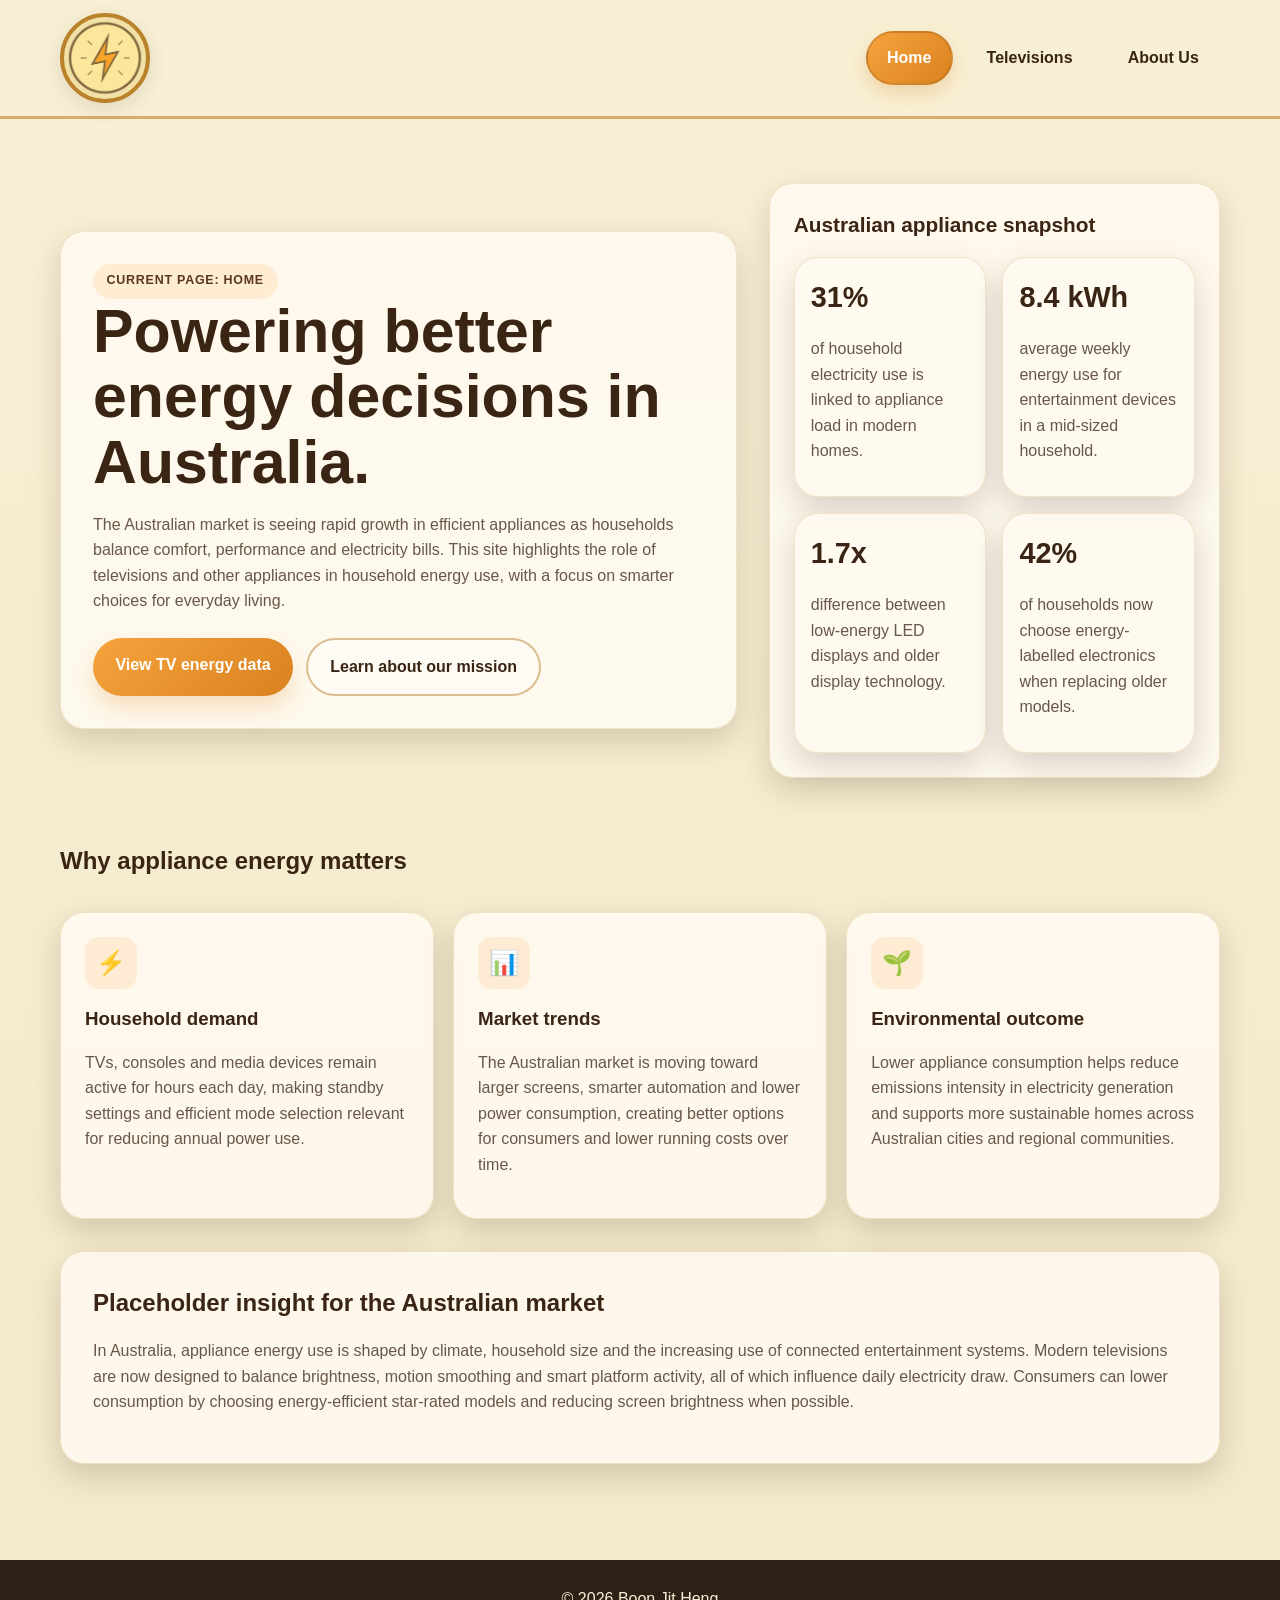
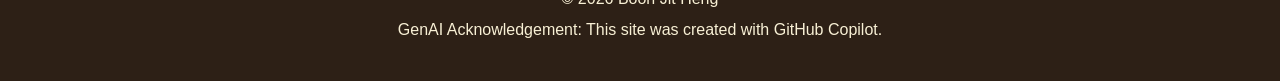
<file: index.html>
<!DOCTYPE html>
<html lang="en">
  <head>
    <meta charset="UTF-8" />
    <meta name="viewport" content="width=device-width, initial-scale=1.0" />
    <title>Power Hub | Home</title>
    <link rel="stylesheet" href="styles.css" />
  </head>
  <body data-page="home">
    <header class="site-header">
      <nav class="main-nav" aria-label="Main navigation">
        <a class="logo-link" href="index.html" aria-label="Go to the home page">
          <img src="PowerIcon.png" alt="Power logo" />
        </a>

        <div class="nav-links">
          <a class="nav-link" href="index.html" data-page="home">Home</a>
          <a class="nav-link" href="televisions.html" data-page="televisions">Televisions</a>
          <a class="nav-link" href="about.html" data-page="about">About Us</a>
        </div>
      </nav>
    </header>

    <main class="page-content">
      <section class="hero" aria-labelledby="home-heading">
        <div class="hero-copy">
          <span class="page-tag">Current page: Home</span>
          <h1 id="home-heading">Powering better energy decisions in Australia.</h1>
          <p>
            The Australian market is seeing rapid growth in efficient appliances as households balance comfort,
            performance and electricity bills. This site highlights the role of televisions and other appliances in
            household energy use, with a focus on smarter choices for everyday living.
          </p>

          <div class="hero-actions">
            <a class="btn btn-primary" href="televisions.html">View TV energy data</a>
            <a class="btn btn-secondary" href="about.html">Learn about our mission</a>
          </div>
        </div>

        <aside class="panel" aria-label="Market snapshot">
          <h2>Australian appliance snapshot</h2>
          <div class="kpi-grid">
            <div class="stat-item">
              <strong>31%</strong>
              <p>of household electricity use is linked to appliance load in modern homes.</p>
            </div>
            <div class="stat-item">
              <strong>8.4 kWh</strong>
              <p>average weekly energy use for entertainment devices in a mid-sized household.</p>
            </div>
            <div class="stat-item">
              <strong>1.7x</strong>
              <p>difference between low-energy LED displays and older display technology.</p>
            </div>
            <div class="stat-item">
              <strong>42%</strong>
              <p>of households now choose energy-labelled electronics when replacing older models.</p>
            </div>
          </div>
        </aside>
      </section>

      <section aria-labelledby="market-overview-heading">
        <div class="section-header">
          <h2 id="market-overview-heading">Why appliance energy matters</h2>
        </div>

        <div class="info-grid">
          <article class="info-card">
            <div class="icon">⚡</div>
            <h3>Household demand</h3>
            <p>
              TVs, consoles and media devices remain active for hours each day, making standby settings and efficient
              mode selection relevant for reducing annual power use.
            </p>
          </article>

          <article class="info-card">
            <div class="icon">📊</div>
            <h3>Market trends</h3>
            <p>
              The Australian market is moving toward larger screens, smarter automation and lower power consumption,
              creating better options for consumers and lower running costs over time.
            </p>
          </article>

          <article class="info-card">
            <div class="icon">🌱</div>
            <h3>Environmental outcome</h3>
            <p>
              Lower appliance consumption helps reduce emissions intensity in electricity generation and supports more
              sustainable homes across Australian cities and regional communities.
            </p>
          </article>
        </div>
      </section>

      <section class="story" aria-labelledby="home-story-heading">
        <h2 id="home-story-heading">Placeholder insight for the Australian market</h2>
        <p>
          In Australia, appliance energy use is shaped by climate, household size and the increasing use of connected
          entertainment systems. Modern televisions are now designed to balance brightness, motion smoothing and smart
          platform activity, all of which influence daily electricity draw. Consumers can lower consumption by choosing
          energy-efficient star-rated models and reducing screen brightness when possible.
        </p>
      </section>
    </main>

    <footer class="site-footer">
      <p>© <span id="year"></span> Boon Jit Heng</p>
      <p>GenAI Acknowledgement: This site was created with GitHub Copilot.</p>
    </footer>

    <script src="script.js"></script>
  </body>
</html>
</file>
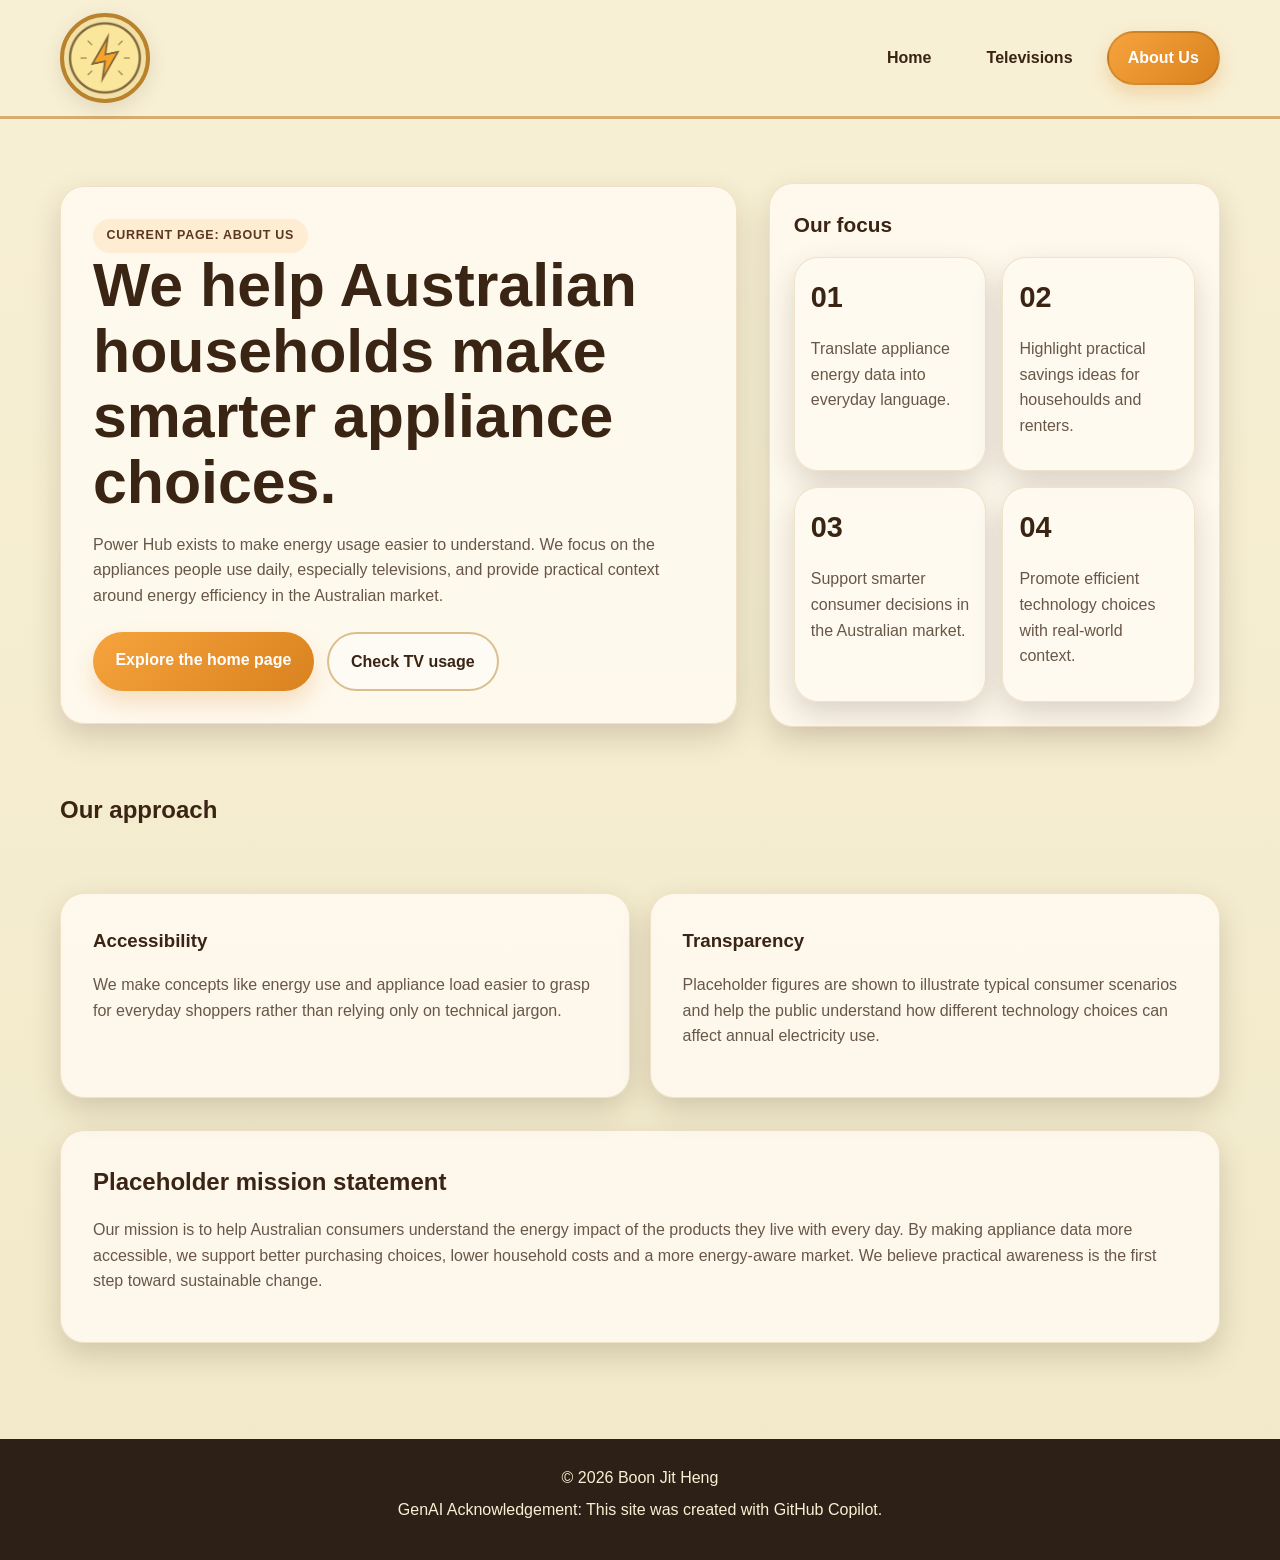
<file: about.html>
<!DOCTYPE html>
<html lang="en">
  <head>
    <meta charset="UTF-8" />
    <meta name="viewport" content="width=device-width, initial-scale=1.0" />
    <title>Power Hub | About Us</title>
    <link rel="stylesheet" href="styles.css" />
  </head>
  <body data-page="about">
    <header class="site-header">
      <nav class="main-nav" aria-label="Main navigation">
        <a class="logo-link" href="index.html" aria-label="Go to the home page">
          <img src="PowerIcon.png" alt="Power logo" />
        </a>

        <div class="nav-links">
          <a class="nav-link" href="index.html" data-page="home">Home</a>
          <a class="nav-link" href="televisions.html" data-page="televisions">Televisions</a>
          <a class="nav-link" href="about.html" data-page="about">About Us</a>
        </div>
      </nav>
    </header>

    <main class="page-content">
      <section class="hero" aria-labelledby="about-heading">
        <div class="hero-copy">
          <span class="page-tag">Current page: About Us</span>
          <h1 id="about-heading">We help Australian households make smarter appliance choices.</h1>
          <p>
            Power Hub exists to make energy usage easier to understand. We focus on the appliances people use daily,
            especially televisions, and provide practical context around energy efficiency in the Australian market.
          </p>

          <div class="hero-actions">
            <a class="btn btn-primary" href="index.html">Explore the home page</a>
            <a class="btn btn-secondary" href="televisions.html">Check TV usage</a>
          </div>
        </div>

        <aside class="panel" aria-label="Core values overview">
          <h2>Our focus</h2>
          <div class="kpi-grid">
            <div class="stat-item">
              <strong>01</strong>
              <p>Translate appliance energy data into everyday language.</p>
            </div>
            <div class="stat-item">
              <strong>02</strong>
              <p>Highlight practical savings ideas for househoulds and renters.</p>
            </div>
            <div class="stat-item">
              <strong>03</strong>
              <p>Support smarter consumer decisions in the Australian market.</p>
            </div>
            <div class="stat-item">
              <strong>04</strong>
              <p>Promote efficient technology choices with real-world context.</p>
            </div>
          </div>
        </aside>
      </section>

      <section aria-labelledby="team-heading">
        <div class="section-header">
          <h2 id="team-heading">Our approach</h2>
        </div>

        <div class="value-grid">
          <article class="story">
            <h3>Accessibility</h3>
            <p>
              We make concepts like energy use and appliance load easier to grasp for everyday shoppers rather than
              relying only on technical jargon.
            </p>
          </article>

          <article class="story">
            <h3>Transparency</h3>
            <p>
              Placeholder figures are shown to illustrate typical consumer scenarios and help the public understand how
              different technology choices can affect annual electricity use.
            </p>
          </article>
        </div>
      </section>

      <section class="story" aria-labelledby="mission-heading">
        <h2 id="mission-heading">Placeholder mission statement</h2>
        <p>
          Our mission is to help Australian consumers understand the energy impact of the products they live with every
          day. By making appliance data more accessible, we support better purchasing choices, lower household costs and
          a more energy-aware market. We believe practical awareness is the first step toward sustainable change.
        </p>
      </section>
    </main>

    <footer class="site-footer">
      <p>© <span id="year"></span> Boon Jit Heng</p>
      <p>GenAI Acknowledgement: This site was created with GitHub Copilot.</p>
    </footer>

    <script src="script.js"></script>
  </body>
</html>
</file>
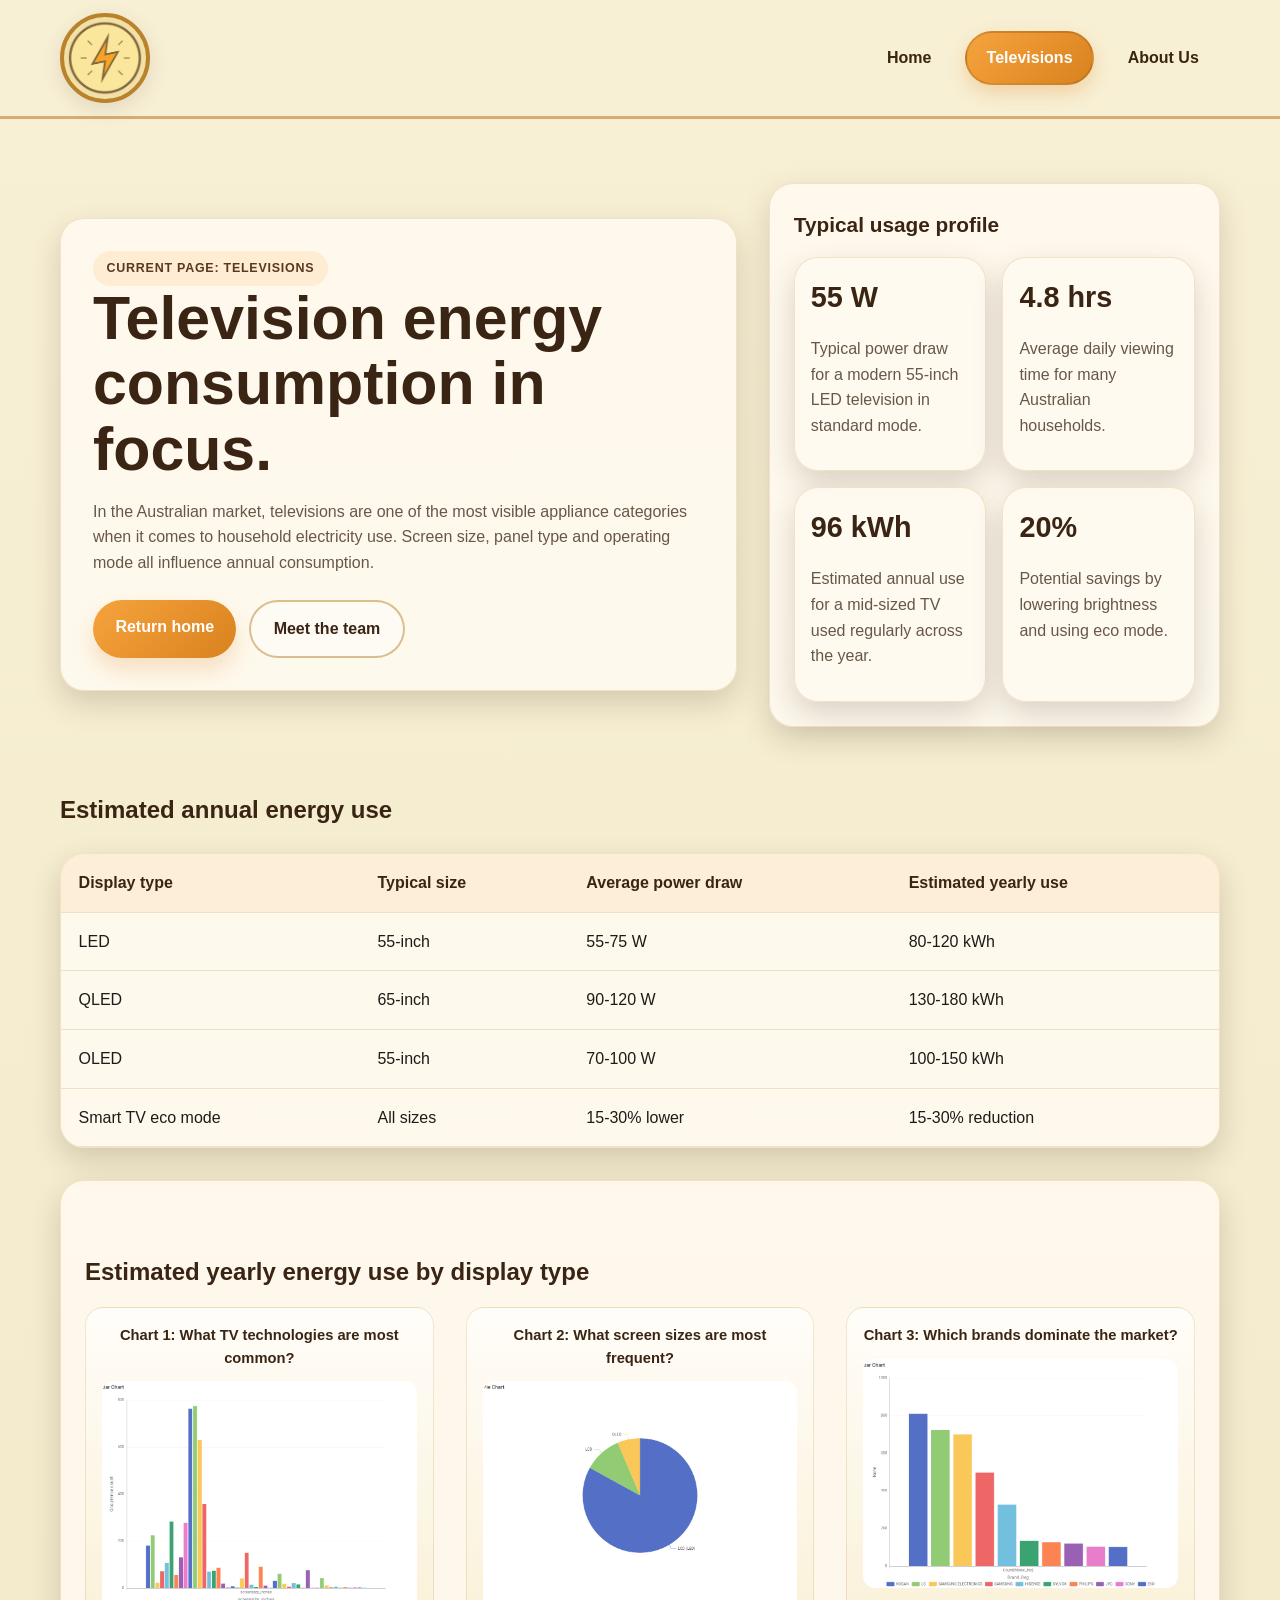
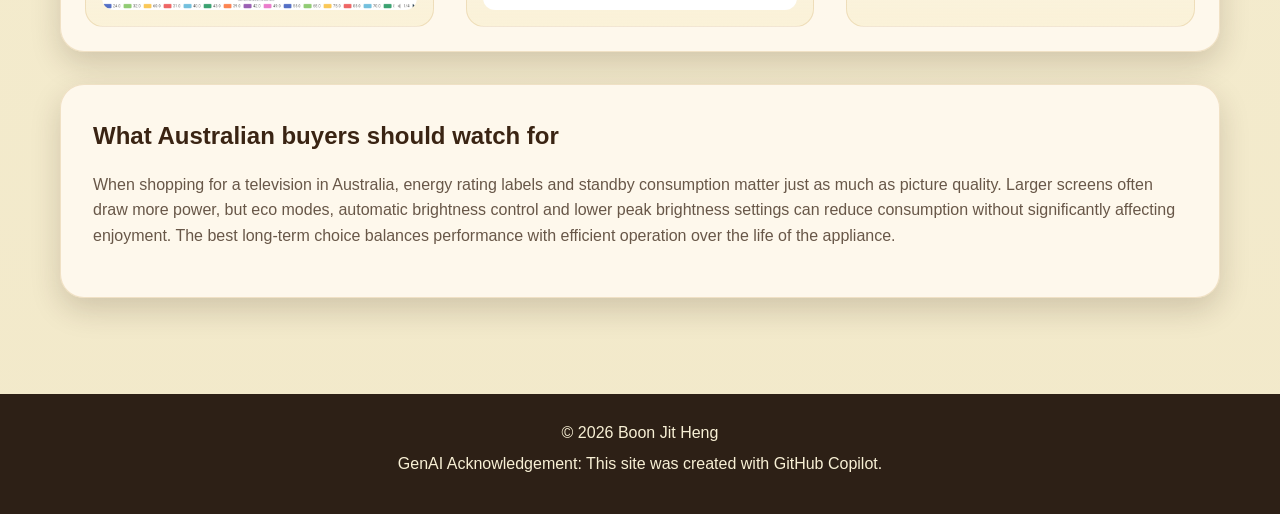
<file: televisions.html>
<!DOCTYPE html>
<html lang="en">
  <head>
    <meta charset="UTF-8" />
    <meta name="viewport" content="width=device-width, initial-scale=1.0" />
    <title>Power Hub | Televisions</title>
    <link rel="stylesheet" href="styles.css" />
  </head>
  <body data-page="televisions">
    <header class="site-header">
      <nav class="main-nav" aria-label="Main navigation">
        <a class="logo-link" href="index.html" aria-label="Go to the home page">
          <img src="PowerIcon.png" alt="Power logo" />
        </a>

        <div class="nav-links">
          <a class="nav-link" href="index.html" data-page="home">Home</a>
          <a class="nav-link" href="televisions.html" data-page="televisions">Televisions</a>
          <a class="nav-link" href="about.html" data-page="about">About Us</a>
        </div>
      </nav>
    </header>

    <main class="page-content">
      <section class="hero" aria-labelledby="televisions-heading">
        <div class="hero-copy">
          <span class="page-tag">Current page: Televisions</span>
          <h1 id="televisions-heading">Television energy consumption in focus.</h1>
          <p>
            In the Australian market, televisions are one of the most visible appliance categories when it comes to
            household electricity use. Screen size, panel type and operating mode all influence annual consumption.
          </p>

          <div class="hero-actions">
            <a class="btn btn-primary" href="index.html">Return home</a>
            <a class="btn btn-secondary" href="about.html">Meet the team</a>
          </div>
        </div>

        <aside class="panel" aria-label="Television energy summary">
          <h2>Typical usage profile</h2>
          <div class="kpi-grid">
            <div class="stat-item">
              <strong>55 W</strong>
              <p>Typical power draw for a modern 55-inch LED television in standard mode.</p>
            </div>
            <div class="stat-item">
              <strong>4.8 hrs</strong>
              <p>Average daily viewing time for many Australian households.</p>
            </div>
            <div class="stat-item">
              <strong>96 kWh</strong>
              <p>Estimated annual use for a mid-sized TV used regularly across the year.</p>
            </div>
            <div class="stat-item">
              <strong>20%</strong>
              <p>Potential savings by lowering brightness and using eco mode.</p>
            </div>
          </div>
        </aside>
      </section>

      <section aria-labelledby="tv-comparison-heading">
        <div class="section-header">
          <h2 id="tv-comparison-heading">Estimated annual energy use</h2>
        </div>

        <div class="table-wrap">
          <table>
            <thead>
              <tr>
                <th>Display type</th>
                <th>Typical size</th>
                <th>Average power draw</th>
                <th>Estimated yearly use</th>
              </tr>
            </thead>
            <tbody>
              <tr>
                <td>LED</td>
                <td>55-inch</td>
                <td>55-75 W</td>
                <td>80-120 kWh</td>
              </tr>
              <tr>
                <td>QLED</td>
                <td>65-inch</td>
                <td>90-120 W</td>
                <td>130-180 kWh</td>
              </tr>
              <tr>
                <td>OLED</td>
                <td>55-inch</td>
                <td>70-100 W</td>
                <td>100-150 kWh</td>
              </tr>
              <tr>
                <td>Smart TV eco mode</td>
                <td>All sizes</td>
                <td>15-30% lower</td>
                <td>15-30% reduction</td>
              </tr>
            </tbody>
          </table>
        </div>
      </section>

      <section class="chart-panel" aria-labelledby="chart-heading">
        <div class="section-header">
          <h2 id="chart-heading">Estimated yearly energy use by display type</h2>
        </div>

        <div class="chart-grid three-images">
          <div class="chart-wrapper image-card">
            <div class="chart-caption">Chart 1: What TV technologies are most common?</div>
            <img src="Bar Chart.png" alt="Bar chart showing yearly energy use by television type" />
          </div>

          <div class="chart-wrapper image-card">
            <div class="chart-caption">Chart 2: What screen sizes are most frequent?</div>
            <img src="Pie Chart.png" alt="Pie chart showing the share of annual energy use by television type" />
          </div>

          <div class="chart-wrapper image-card">
            <div class="chart-caption">Chart 3: Which brands dominate the market?</div>
            <img src="Bar Chart 1.png" alt="Secondary bar chart of television energy usage" />
          </div>
        </div>
      </section>

      <section class="story" aria-labelledby="tv-insight-heading">
        <h2 id="tv-insight-heading">What Australian buyers should watch for</h2>
        <p>
          When shopping for a television in Australia, energy rating labels and standby consumption matter just as much as
          picture quality. Larger screens often draw more power, but eco modes, automatic brightness control and lower
          peak brightness settings can reduce consumption without significantly affecting enjoyment. The best long-term
          choice balances performance with efficient operation over the life of the appliance.
        </p>
      </section>
    </main>

    <footer class="site-footer">
      <p>© <span id="year"></span> Boon Jit Heng</p>
      <p>GenAI Acknowledgement: This site was created with GitHub Copilot.</p>
    </footer>

    <script src="script.js"></script>
  </body>
</html>
</file>
<file: styles.css>
:root {
  --bg: #f8f0d5;
  --panel: #fffaf0;
  --panel-alt: #f2e1a6;
  --gold: #dcae52;
  --gold-deep: #b9822b;
  --orange: #f6a33d;
  --orange-deep: #d9821f;
  --brown: #3a2413;
  --brown-soft: #5a3820;
  --text: #1e1b18;
  --muted: #685748;
  --shadow: rgba(58, 36, 19, 0.18);
}

* {
  box-sizing: border-box;
}

html {
  scroll-behavior: smooth;
}

body {
  margin: 0;
  font-family: Arial, Helvetica, sans-serif;
  background: linear-gradient(180deg, var(--bg) 0%, #f2e9ca 100%);
  color: var(--text);
  line-height: 1.6;
}

a {
  text-decoration: none;
}

img {
  max-width: 100%;
  display: block;
}

.site-header {
  position: sticky;
  top: 0;
  z-index: 20;
  background: rgba(248, 240, 213, 0.96);
  backdrop-filter: blur(5px);
  border-bottom: 3px solid rgba(202, 145, 64, 0.7);
}

.main-nav {
  max-width: 1200px;
  margin: 0 auto;
  padding: 0.8rem 1.25rem;
  display: flex;
  align-items: center;
  justify-content: space-between;
  gap: 1rem;
}

.logo-link {
  display: inline-flex;
  align-items: center;
  justify-content: center;
  width: 90px;
  height: 90px;
  border-radius: 50%;
  border: 4px solid var(--gold-deep);
  background: var(--panel-alt);
  box-shadow: 0 6px 20px rgba(58, 36, 19, 0.12);
  transition: transform 0.25s ease, box-shadow 0.25s ease;
}

.logo-link:hover,
.logo-link:focus-visible {
  transform: translateY(-2px) scale(1.02);
  box-shadow: 0 10px 22px rgba(58, 36, 19, 0.18);
}

.logo-link img {
  width: 78px;
  height: 78px;
  border-radius: 50%;
}

.nav-links {
  display: flex;
  align-items: center;
  gap: 0.8rem;
  flex-wrap: wrap;
}

.nav-link {
  color: var(--brown);
  font-weight: 700;
  padding: 0.75rem 1.2rem;
  border-radius: 999px;
  border: 2px solid transparent;
  transition: background 0.2s ease, transform 0.2s ease, border-color 0.2s ease, color 0.2s ease;
}

.nav-link:hover,
.nav-link:focus-visible {
  background: rgba(246, 163, 61, 0.18);
  border-color: rgba(184, 130, 43, 0.3);
  transform: translateY(-1px);
}

.nav-link.active {
  background: linear-gradient(135deg, var(--orange), var(--orange-deep));
  color: #fff;
  box-shadow: 0 8px 20px rgba(217, 130, 31, 0.28);
  border-color: rgba(59, 39, 19, 0.15);
}

.page-content {
  max-width: 1200px;
  margin: 0 auto;
  padding: 2rem 1.25rem 3rem;
}

.hero {
  display: grid;
  grid-template-columns: 1.2fr 0.8fr;
  gap: 2rem;
  align-items: center;
  padding: 2rem 0 1rem;
}

.hero-copy,
.panel,
.info-card,
.stat-item,
.table-wrap,
.story,
.team-card {
  background: rgba(255, 250, 240, 0.9);
  border: 1px solid rgba(184, 130, 43, 0.2);
  border-radius: 24px;
  box-shadow: 0 12px 30px var(--shadow);
}

.hero-copy {
  padding: 2rem;
}

.page-tag {
  display: inline-block;
  padding: 0.45rem 0.85rem;
  background: rgba(246, 163, 61, 0.15);
  color: var(--brown-soft);
  border-radius: 999px;
  font-size: 0.78rem;
  font-weight: 700;
  letter-spacing: 0.06em;
  text-transform: uppercase;
}

h1, h2, h3 {
  margin: 0 0 1rem;
  color: var(--brown);
}

h1 {
  font-size: clamp(2.2rem, 5vw, 3.8rem);
  line-height: 1.08;
}

.hero-copy p,
.info-card p,
.story p,
.team-card p,
.table-wrap p,
.stat-item p {
  color: var(--muted);
}

.hero-actions {
  display: flex;
  flex-wrap: wrap;
  gap: 0.8rem;
  margin-top: 1.5rem;
}

.btn {
  display: inline-block;
  padding: 0.9rem 1.4rem;
  border-radius: 999px;
  font-weight: 700;
  transition: transform 0.2s ease, box-shadow 0.2s ease;
}

.btn:hover,
.btn:focus-visible {
  transform: translateY(-2px);
}

.btn-primary {
  background: linear-gradient(135deg, var(--orange), var(--orange-deep));
  color: #fff;
  box-shadow: 0 12px 22px rgba(217, 130, 31, 0.22);
}

.btn-secondary {
  border: 2px solid rgba(184, 130, 43, 0.5);
  color: var(--brown);
  background: rgba(255, 255, 255, 0.4);
}

.panel {
  padding: 1.5rem;
}

.panel h2 {
  font-size: 1.3rem;
}

.kpi-grid {
  display: grid;
  grid-template-columns: repeat(2, minmax(0, 1fr));
  gap: 1rem;
  margin-top: 1rem;
}

.stat-item {
  padding: 1rem;
}

.stat-item strong {
  display: block;
  font-size: 1.8rem;
  color: var(--brown);
}

.info-grid,
.team-grid,
.value-grid {
  display: grid;
  grid-template-columns: repeat(3, minmax(0, 1fr));
  gap: 1.2rem;
  margin-top: 2rem;
}

.info-card,
.team-card {
  padding: 1.5rem;
}

.info-card .icon,
.team-card .icon {
  width: 52px;
  height: 52px;
  display: grid;
  place-items: center;
  border-radius: 14px;
  background: rgba(246, 163, 61, 0.15);
  color: var(--brown);
  font-size: 1.5rem;
  margin-bottom: 0.9rem;
}

.section-header {
  margin-top: 3rem;
  margin-bottom: 1rem;
}

.table-wrap {
  overflow: hidden;
  margin-top: 1.5rem;
}

table {
  width: 100%;
  border-collapse: collapse;
}

th, td {
  padding: 1rem 1.1rem;
  border-bottom: 1px solid rgba(184, 130, 43, 0.2);
  text-align: left;
}

th {
  background: rgba(246, 163, 61, 0.12);
  color: var(--brown);
}

.story {
  padding: 2rem;
  margin-top: 2rem;
}

.chart-panel {
  margin-top: 2rem;
  padding: 1.5rem;
  background: rgba(255, 250, 240, 0.9);
  border: 1px solid rgba(184, 130, 43, 0.2);
  border-radius: 24px;
  box-shadow: 0 12px 30px var(--shadow);
}

.chart-grid {
  display: grid;
  gap: 2rem;
  align-items: stretch;
  margin-top: 1rem;
}

.chart-grid.three-images {
  grid-template-columns: repeat(3, minmax(0, 1fr));
}

.chart-wrapper {
  margin-top: 0;
  background: linear-gradient(180deg, rgba(255, 255, 255, 0.68), rgba(242, 225, 166, 0.28));
  border: 1px solid rgba(184, 130, 43, 0.18);
  border-radius: 18px;
  padding: 1rem;
  display: flex;
  flex-direction: column;
  align-items: center;
  justify-content: flex-start;
  min-height: 320px;
}

.chart-caption {
  width: 100%;
  margin-bottom: 0.75rem;
  font-size: 0.92rem;
  line-height: 1.5;
  font-weight: 700;
  color: var(--brown);
  text-align: center;
}

.image-card img {
  display: block;
  width: 100%;
  max-width: 100%;
  height: auto;
  border-radius: 12px;
  object-fit: contain;
}
  stroke: rgba(58, 36, 19, 0.6);
  stroke-width: 2;
}

#energyChart .grid-line {
  stroke: rgba(58, 36, 19, 0.18);
  stroke-width: 1;
}

#energyChart .bar-label,
#energyChart .axis-label {
  fill: var(--brown);
  font-size: 12px;
  font-family: Arial, Helvetica, sans-serif;
}

#energyChart .value-label {
  fill: var(--brown-soft);
  font-size: 11px;
  font-weight: 700;
  font-family: Arial, Helvetica, sans-serif;
}

.value-grid {
  grid-template-columns: repeat(2, minmax(0, 1fr));
}

.site-footer {
  background: #2d2016;
  color: #f8f0d5;
  text-align: center;
  padding: 1.3rem 1rem 2rem;
  margin-top: 3rem;
}

.site-footer p {
  margin: 0.35rem 0;
}

.site-footer a {
  color: var(--panel-alt);
  text-decoration: underline;
}

@media (max-width: 760px) {
  .main-nav {
    flex-direction: column;
    align-items: flex-start;
  }

  .nav-links {
    width: 100%;
  }

  .hero,
  .info-grid,
  .team-grid,
  .value-grid,
  .kpi-grid,
  .chart-grid {
    grid-template-columns: 1fr;
  }

  .chart-wrapper {
    min-height: auto;
  }

  .logo-link {
    width: 72px;
    height: 72px;
  }

  .logo-link img {
    width: 60px;
    height: 60px;
  }
}
</file>
